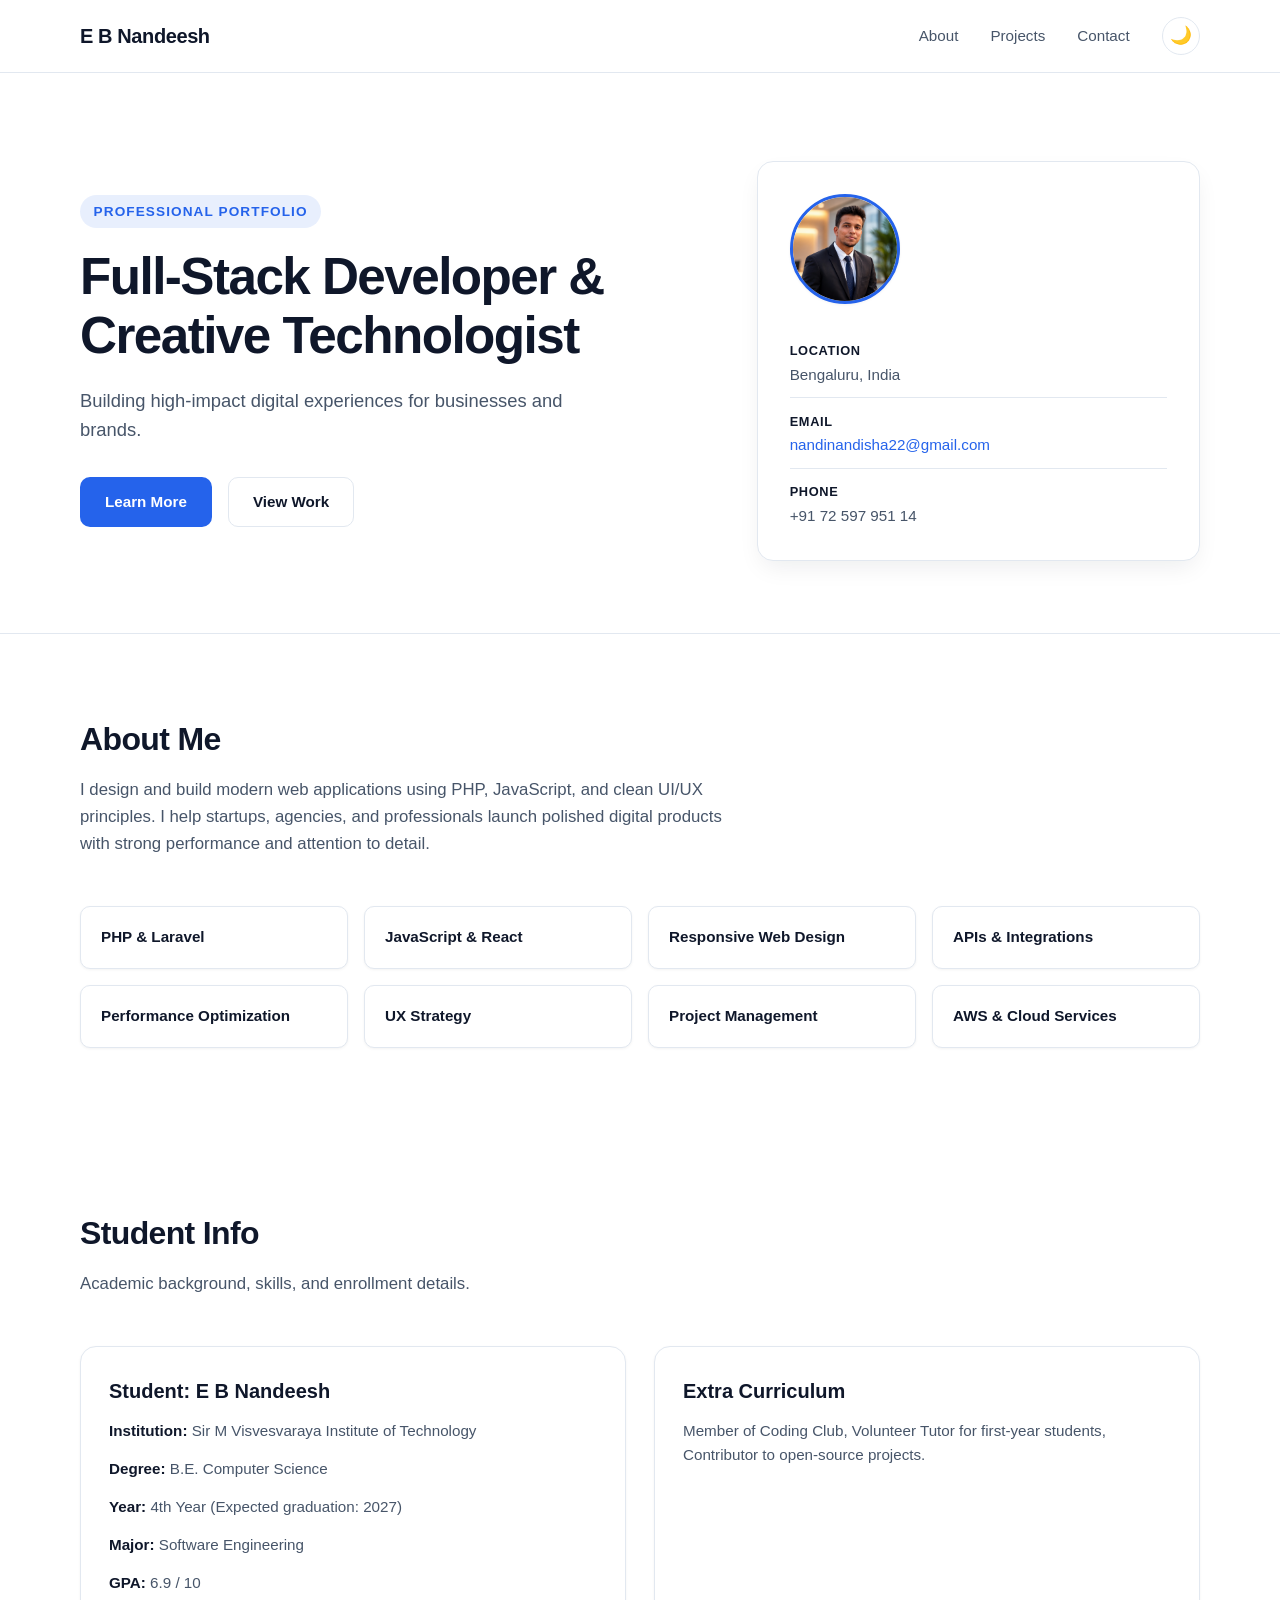
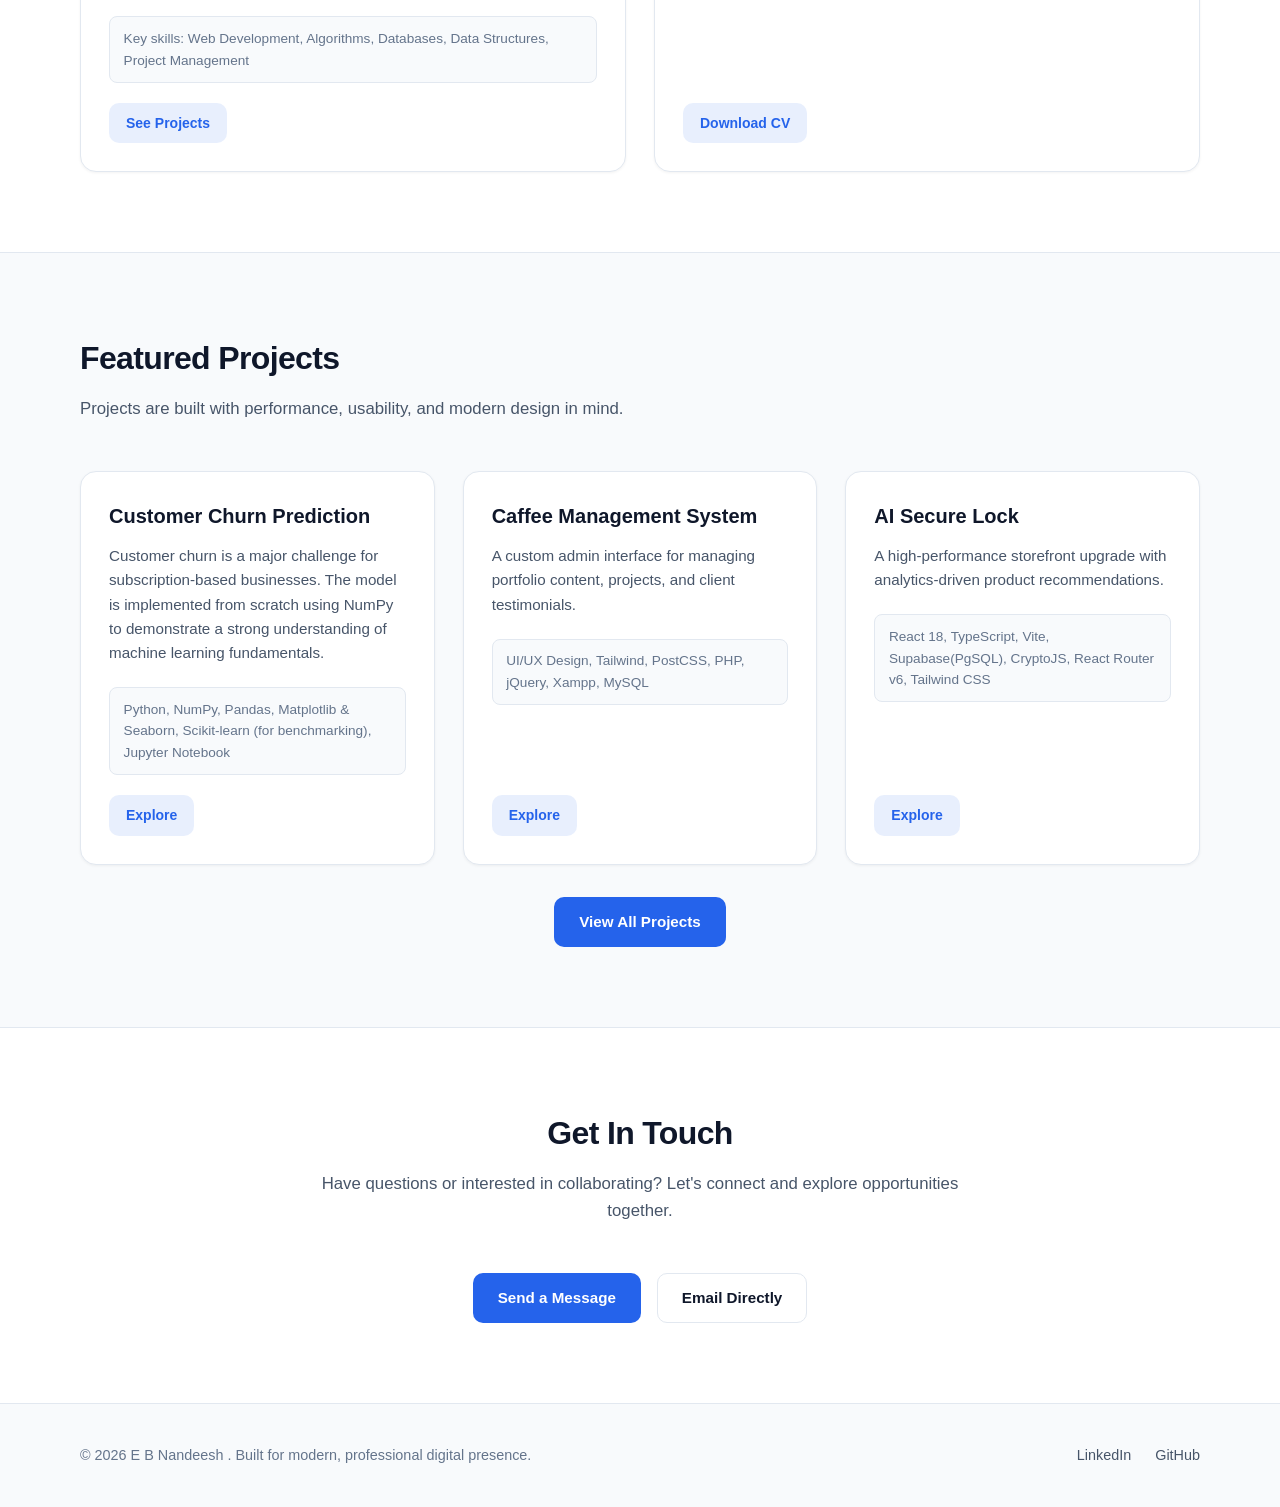
<file: index.html>
<!DOCTYPE html>
<html lang="en">
<head>
    <meta charset="UTF-8">
    <meta name="viewport" content="width=device-width, initial-scale=1.0">
    <title>E B Nandeesh | Portfolio</title>
    <link rel="icon" type="image/svg+xml" href="favicon.svg">
    <link rel="stylesheet" href="assets/css/style.css">
</head>
<body>
    <header class="site-header">
        <div class="container">
            <a class="brand" href="index.html">E B Nandeesh</a>
            <button class="nav-toggle" id="navToggle">Menu</button>
            <nav class="site-nav" id="siteNav">
                <a href="about.html">About</a>
                <a href="projects.html">Projects</a>
                <a href="contact.html">Contact</a>
                <button class="theme-toggle" id="themeToggle" type="button" aria-label="Toggle theme"> <span id="themeIcon">🌙</span> </button>
            </nav>
        </div>
    </header>

    <main>
        <section class="hero" id="home">
            <div class="container hero-grid revealable">
                <div>
                    <p class="eyebrow">Professional Portfolio</p>
                    <h1>Full-Stack Developer & Creative Technologist</h1>
                    <p class="lead">Building high-impact digital experiences for businesses and brands.</p>
                    <div class="hero-actions">
                        <a class="button button-primary" href="about.html">Learn More</a>
                        <a class="button button-outline" href="projects.html">View Work</a>
                    </div>
                </div>
                <div class="hero-card">
                    <div class="hero-avatar">
                        <img src="assets/img/myprofile.png" alt="Profile picture of E B Nandeesh">
                    </div>
                    <p><strong>Location</strong><br>Bengaluru, India</p>
                    <p><strong>Email</strong><br><a href="mailto:nandinandisha22@gmail.com">nandinandisha22@gmail.com</a></p>
                    <p><strong>Phone</strong><br>+91 72 597 951 14</p>
                </div>
            </div>
        </section>

        <section class="section" id="about">
            <div class="container revealable">
                <div class="section-heading">
                    <h2>About Me</h2>
                    <p>I design and build modern web applications using PHP, JavaScript, and clean UI/UX principles. I help startups, agencies, and professionals launch polished digital products with strong performance and attention to detail.</p>
                </div>
                <div class="skills-grid">
                    <article class="skill-card revealable">PHP & Laravel</article>
                    <article class="skill-card revealable">JavaScript & React</article>
                    <article class="skill-card revealable">Responsive Web Design</article>
                    <article class="skill-card revealable">APIs & Integrations</article>
                    <article class="skill-card revealable">Performance Optimization</article>
                    <article class="skill-card revealable">UX Strategy</article>
                    <article class="skill-card revealable">Project Management</article>
                    <article class="skill-card revealable">AWS & Cloud Services</article>
                </div>
            </div>
        </section>

        <section class="section" id="student-info">
            <div class="container revealable">
                <div class="section-heading">
                    <h2>Student Info</h2>
                    <p>Academic background, skills, and enrollment details.</p>
                </div>
                <div class="project-grid">
                    <article class="project-card revealable">
                        <h3>Student: E B Nandeesh</h3>
                        <p><strong>Institution:</strong> Sir M Visvesvaraya Institute of Technology</p>
                        <p><strong>Degree:</strong> B.E. Computer Science</p>
                        <p><strong>Year:</strong> 4th Year (Expected graduation: 2027)</p>
                        <p><strong>Major:</strong> Software Engineering</p>
                        <p><strong>GPA:</strong> 6.9 / 10</p>
                        <p class="project-tech">Key skills: Web Development, Algorithms, Databases, Data Structures, Project Management</p>
                        <a class="button button-sm" href="#projects">See Projects</a>
                    </article>
                    <article class="project-card revealable">
                        <h3>Extra Curriculum</h3>
                        <p>Member of Coding Club, Volunteer Tutor for first-year students, Contributor to open-source projects.</p>
                        <a class="button button-sm" href="assets/files/CV.pdf" target="_blank" rel="noopener">Download CV</a>
                    </article>
                </div>
            </div>
        </section>

        <section class="section section-alt" id="projects">
            <div class="container revealable">
                <div class="section-heading">
                    <h2>Featured Projects</h2>
                    <p>Projects are built with performance, usability, and modern design in mind.</p>
                </div>
                <div class="project-grid">
                    <article class="project-card revealable">
                        <h3>Customer Churn Prediction</h3>
                        <p>Customer churn is a major challenge for subscription-based businesses. The model is implemented from scratch using NumPy to demonstrate a strong understanding of machine learning fundamentals.</p>
                        <p class="project-tech">Python, NumPy, Pandas, Matplotlib & Seaborn, Scikit-learn (for benchmarking), Jupyter Notebook</p>
                        <a class="button button-sm" href="https://github.com/NandiNandish/Customer_Churn_Prediction" target="_blank" rel="noopener noreferrer">Explore</a>
                    </article>
                    <article class="project-card revealable">
                        <h3>Caffee Management System</h3>
                        <p>A custom admin interface for managing portfolio content, projects, and client testimonials.</p>
                        <p class="project-tech">UI/UX Design, Tailwind, PostCSS, PHP, jQuery, Xampp, MySQL</p>
                        <a class="button button-sm" href="https://github.com/NandiNandish/Caffee-Management-System" target="_blank" rel="noopener noreferrer">Explore</a>
                    </article>
                    <article class="project-card revealable">
                        <h3>AI Secure Lock</h3>
                        <p>A high-performance storefront upgrade with analytics-driven product recommendations.</p>
                        <p class="project-tech">React 18, TypeScript, Vite, Supabase(PgSQL), CryptoJS, React Router v6, Tailwind CSS</p>
                        <a class="button button-sm" href="https://github.com/NandiNandish/AI-Secure-Lock" target="_blank" rel="noopener noreferrer">Explore</a>
                    </article>
                </div>
                <div style="text-align: center; margin-top: 2rem;">
                    <a class="button button-primary" href="projects.html">View All Projects</a>
                </div>
            </div>
        </section>

        <!-- Testimonials removed: static, read-only portfolio now -->

        <section class="section section-contact" id="contact">
            <div class="container revealable">
                <div class="section-heading revealable">
                    <h2>Get In Touch</h2>
                    <p>Have questions or interested in collaborating? Let's connect and explore opportunities together.</p>
                </div>
                <div class="contact-links revealable">
                    <a class="button button-primary" href="contact.html">Send a Message</a>
                    <a class="button button-outline" href="https://mail.google.com/mail/u/0/#inbox?compose=nandinandisha22@gmail.com">Email Directly</a>
                </div>
            </div>
        </section>
    </main>

    <footer class="site-footer">
        <div class="container footer-grid">
            <p>&copy; 2026 E B Nandeesh . Built for modern, professional digital presence.</p>
            <nav class="footer-nav">
                <a href="https://www.linkedin.com/in/e-b-nandeesha-36435831b/" target="_blank" rel="noopener">LinkedIn</a>
                <a href="https://github.com/NandiNandish" target="_blank" rel="noopener">GitHub</a>
            </nav>
        </div>
    </footer>

    <script src="assets/js/script.js"></script>
</body>
</html>
</file>
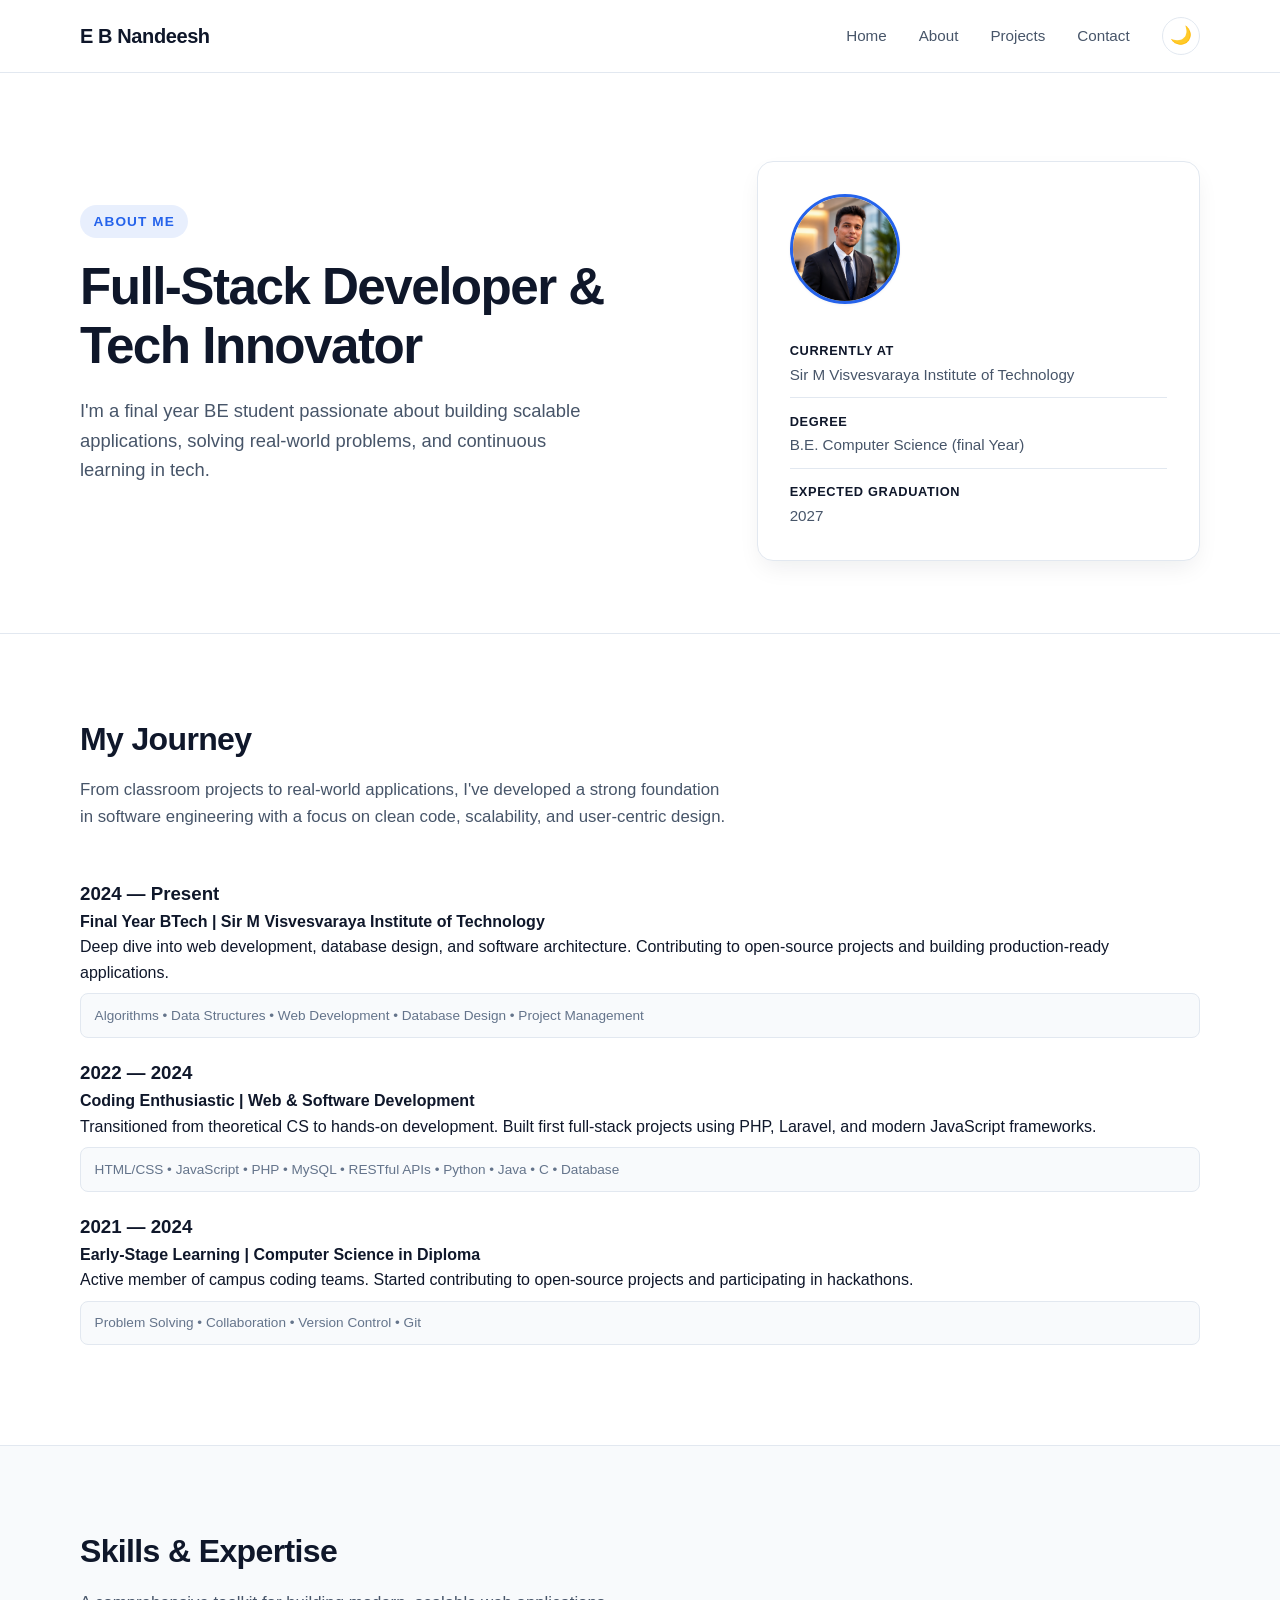
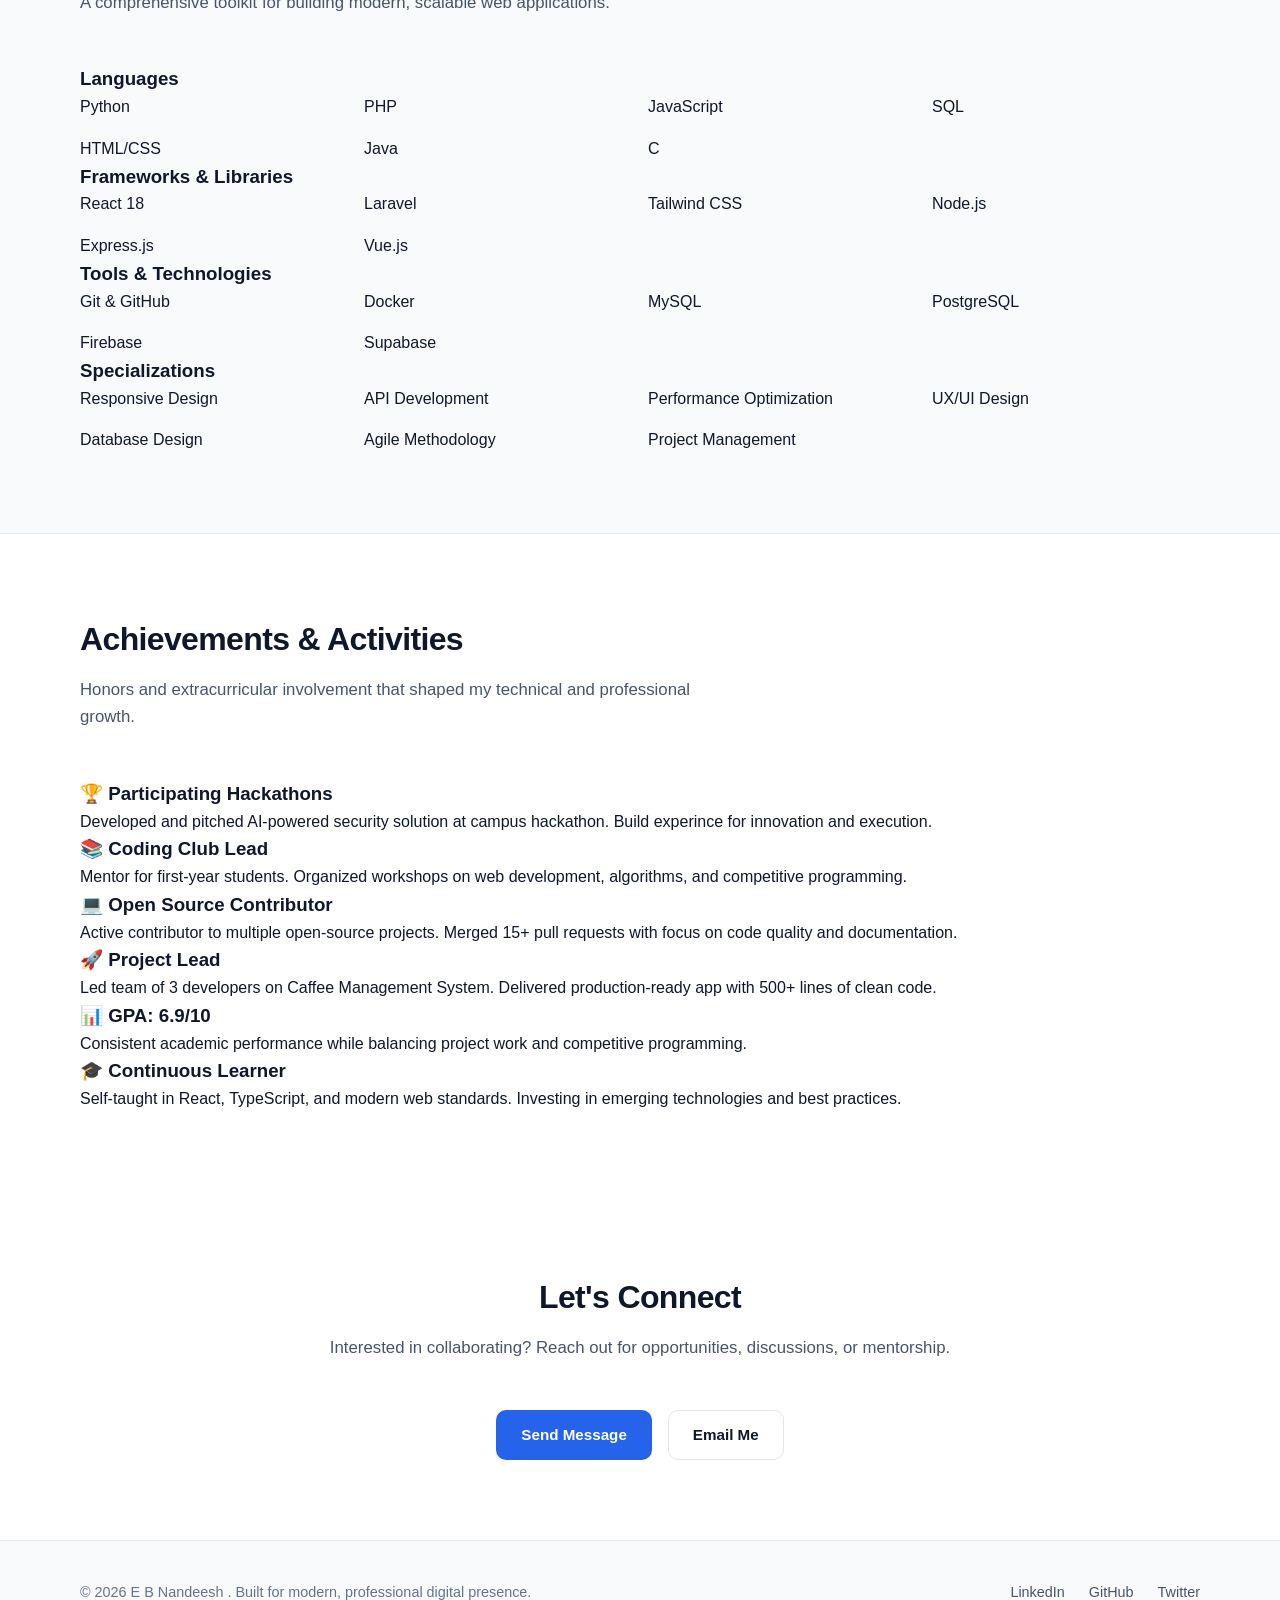
<file: about.html>
<!DOCTYPE html>
<html lang="en">
<head>
    <meta charset="UTF-8">
    <meta name="viewport" content="width=device-width, initial-scale=1.0">
    <title>About | E B Nandeesh | Portfolio</title>
    <link rel="icon" type="image/svg+xml" href="favicon.svg">
    <link rel="stylesheet" href="assets/css/style.css">
</head>
<body>
    <header class="site-header">
        <div class="container">
            <a class="brand" href="index.html">E B Nandeesh</a>
            <button class="nav-toggle" id="navToggle">Menu</button>
            <nav class="site-nav" id="siteNav">
                <a href="index.html">Home</a>
                <a href="about.html">About</a>
                <a href="projects.html">Projects</a>
                <a href="contact.html">Contact</a>
                <button class="theme-toggle" id="themeToggle" type="button" aria-label="Toggle theme"> <span id="themeIcon">🌙</span> </button>
            </nav>
        </div>
    </header>

    <main>
        <section class="hero" id="about-hero">
            <div class="container hero-grid">
                <div class="revealable">
                    <p class="eyebrow">About Me</p>
                    <h1>Full-Stack Developer & Tech Innovator</h1>
                    <p class="lead">I'm a final year BE student passionate about building scalable applications, solving real-world problems, and continuous learning in tech.</p>
                </div>
                <div class="hero-card revealable">
                    <div class="hero-avatar">
                        <img src="assets/img/myprofile.png" alt="Profile picture of E B Nandeesh">
                    </div>
                    <p><strong>Currently at</strong><br>Sir M Visvesvaraya Institute of Technology</p>
                    <p><strong>Degree</strong><br>B.E. Computer Science (final Year)</p>
                    <p><strong>Expected Graduation</strong><br>2027</p>
                </div>
            </div>
        </section>

        <section class="section">
            <div class="container revealable">
                <div class="section-heading">
                    <h2>My Journey</h2>
                    <p>From classroom projects to real-world applications, I've developed a strong foundation in software engineering with a focus on clean code, scalability, and user-centric design.</p>
                </div>
                <div class="timeline">
                    <article class="timeline-item revealable">
                        <div class="timeline-marker"></div>
                        <div class="timeline-content">
                            <h3>2024 — Present</h3>
                            <p><strong>Final Year BTech | Sir M Visvesvaraya Institute of Technology</strong></p>
                            <p>Deep dive into web development, database design, and software architecture. Contributing to open-source projects and building production-ready applications.</p>
                            <p class="project-tech">Algorithms • Data Structures • Web Development • Database Design • Project Management</p>
                        </div>
                    </article>
                    <article class="timeline-item revealable">
                        <div class="timeline-marker"></div>
                        <div class="timeline-content">
                            <h3>2022 — 2024</h3>
                            <p><strong>Coding Enthusiastic | Web & Software Development</strong></p>
                            <p>Transitioned from theoretical CS to hands-on development. Built first full-stack projects using PHP, Laravel, and modern JavaScript frameworks.</p>
                            <p class="project-tech">HTML/CSS • JavaScript • PHP • MySQL • RESTful APIs • Python • Java • C • Database </p>
                        </div>
                    </article>
                    <article class="timeline-item revealable">
                        <div class="timeline-marker"></div>
                        <div class="timeline-content">
                            <h3>2021 — 2024</h3>
                            <p><strong>Early-Stage Learning | Computer Science in Diploma </strong></p>
                            <p>Active member of campus coding teams. Started contributing to open-source projects and participating in hackathons.</p>
                            <p class="project-tech">Problem Solving • Collaboration • Version Control • Git</p>
                        </div>
                    </article>
                </div>
            </div>
        </section>

        <section class="section section-alt">
            <div class="container">
                <div class="section-heading revealable">
                    <h2>Skills & Expertise</h2>
                    <p>A comprehensive toolkit for building modern, scalable web applications.</p>
                </div>
                <div class="skills-matrix">
                    <div class="skill-group revealable">
                        <h3>Languages</h3>
                        <div class="skills-grid">
                            <div class="skill-tag">Python</div>
                            <div class="skill-tag">PHP</div>
                            <div class="skill-tag">JavaScript</div>
                            <div class="skill-tag">SQL</div>
                            <div class="skill-tag">HTML/CSS</div>
                            <div class="skill-tag">Java</div>
                            <div class="skill-tag">C</div>

                        </div>
                    </div>
                    <div class="skill-group revealable">
                        <h3>Frameworks & Libraries</h3>
                        <div class="skills-grid">
                            <div class="skill-tag">React 18</div>
                            <div class="skill-tag">Laravel</div>
                            <div class="skill-tag">Tailwind CSS</div>
                            <div class="skill-tag">Node.js</div>
                            <div class="skill-tag">Express.js</div>
                            <div class="skill-tag">Vue.js</div>
                        </div>
                    </div>
                    <div class="skill-group revealable">
                        <h3>Tools & Technologies</h3>
                        <div class="skills-grid">
                            <div class="skill-tag">Git & GitHub</div>
                            <div class="skill-tag">Docker</div>
                            <div class="skill-tag">MySQL</div>
                            <div class="skill-tag">PostgreSQL</div>
                            <div class="skill-tag">Firebase</div>
                            <div class="skill-tag">Supabase</div>
                        </div>
                    </div>
                    <div class="skill-group revealable">
                        <h3>Specializations</h3>
                        <div class="skills-grid">
                            <div class="skill-tag">Responsive Design</div>
                            <div class="skill-tag">API Development</div>
                            <div class="skill-tag">Performance Optimization</div>
                            <div class="skill-tag">UX/UI Design</div>
                            <div class="skill-tag">Database Design</div>
                            <div class="skill-tag">Agile Methodology</div>
                            <div class="skill-tag">Project Management</div>

                        </div>
                    </div>
                </div>
            </div>
        </section>

        <section class="section">
            <div class="container revealable">
                <div class="section-heading">
                    <h2>Achievements & Activities</h2>
                    <p>Honors and extracurricular involvement that shaped my technical and professional growth.</p>
                </div>
                <div class="achievements-grid">
                    <article class="achievement-card revealable">
                        <h3>🏆 Participating Hackathons</h3>
                        <p>Developed and pitched AI-powered security solution at campus hackathon. Build experince for innovation and execution.</p>
                    </article>
                    <article class="achievement-card revealable">
                        <h3>📚 Coding Club Lead</h3>
                        <p>Mentor for first-year students. Organized workshops on web development, algorithms, and competitive programming.</p>
                    </article>
                    <article class="achievement-card revealable">
                        <h3>💻 Open Source Contributor</h3>
                        <p>Active contributor to multiple open-source projects. Merged 15+ pull requests with focus on code quality and documentation.</p>
                    </article>
                    <article class="achievement-card revealable">
                        <h3>🚀 Project Lead</h3>
                        <p>Led team of 3 developers on Caffee Management System. Delivered production-ready app with 500+ lines of clean code.</p>
                    </article>
                    <article class="achievement-card revealable">
                        <h3>📊 GPA: 6.9/10</h3>
                        <p>Consistent academic performance while balancing project work and competitive programming.</p>
                    </article>
                    <article class="achievement-card revealable">
                        <h3>🎓 Continuous Learner</h3>
                        <p>Self-taught in React, TypeScript, and modern web standards. Investing in emerging technologies and best practices.</p>
                    </article>
                </div>
            </div>
        </section>

        <section class="section section-contact">
            <div class="container">
                <div class="section-heading revealable">
                    <h2>Let's Connect</h2>
                    <p>Interested in collaborating? Reach out for opportunities, discussions, or mentorship.</p>
                </div>
                <div class="contact-links revealable">
                    <a class="button button-primary" href="contact.html">Send Message</a>
                    <a class="button button-outline" href="https://mail.google.com/mail/u/0/#inbox?compose=nandinandisha22@gmail.com">Email Me</a>
                </div>
            </div>
        </section>
    </main>

    <footer class="site-footer">
        <div class="container footer-grid">
            <p>&copy; 2026 E B Nandeesh . Built for modern, professional digital presence.</p>
            <nav class="footer-nav">
                <a href="https://www.linkedin.com/in/e-b-nandeesha-36435831b/" target="_blank" rel="noopener">LinkedIn</a>
                <a href="https://github.com/NandiNandish" target="_blank" rel="noopener">GitHub</a>
                <a href="https://twitter.com/nandish" target="_blank" rel="noopener">Twitter</a>
            </nav>
        </div>
    </footer>

    <script src="assets/js/script.js"></script>
</body>
</html>
</file>
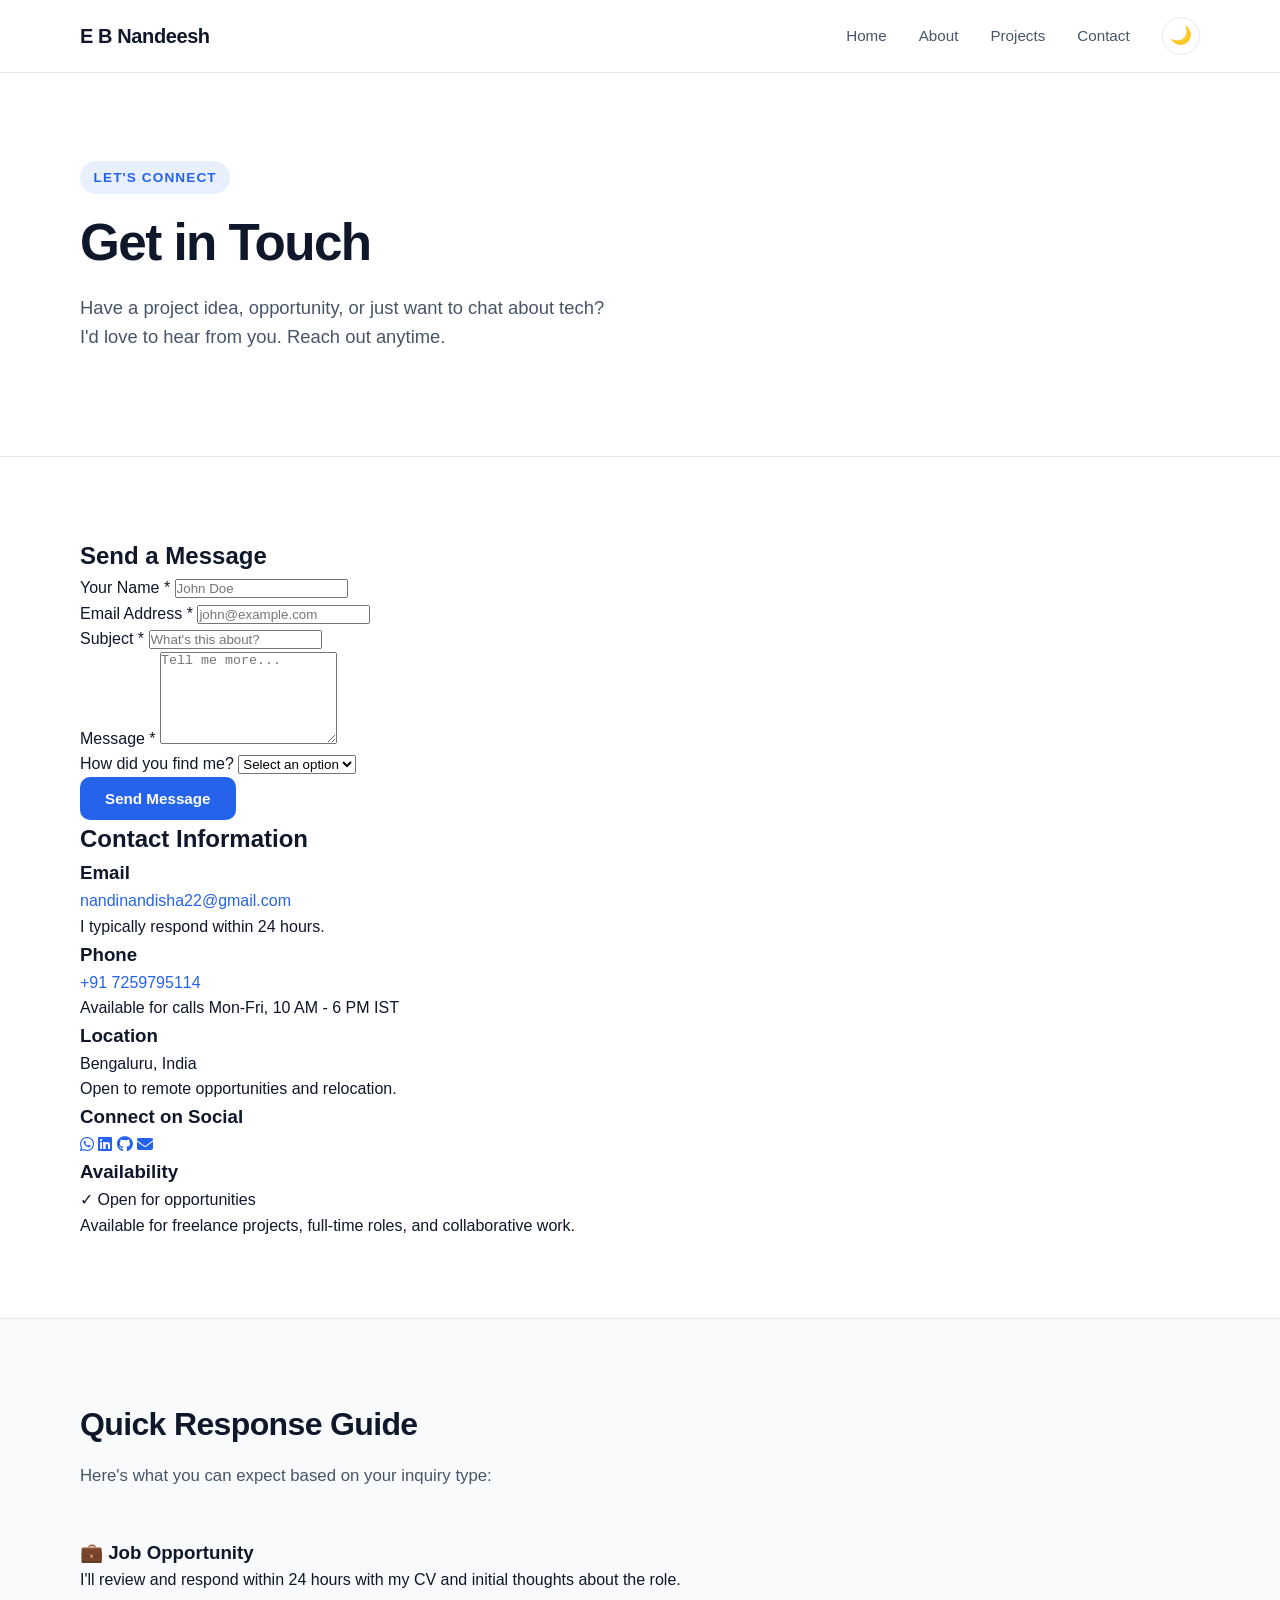
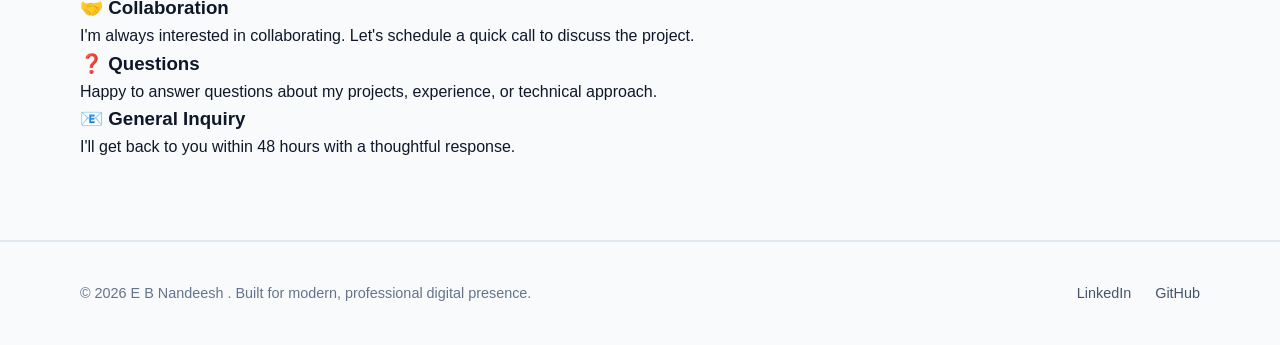
<file: contact.html>
<!DOCTYPE html>
<html lang="en">
<head>
    <meta charset="UTF-8">
    <meta name="viewport" content="width=device-width, initial-scale=1.0">
    <title>Contact | E B Nandeesh | Portfolio</title>
    <link rel="icon" type="image/svg+xml" href="favicon.svg">
    <link rel="stylesheet" href="assets/css/style.css">
    <link rel="stylesheet" href="https://cdn.jsdelivr.net/npm/bootstrap-icons@1.11.3/font/bootstrap-icons.min.css">
</head>
<body>
    <header class="site-header">
        <div class="container">
            <a class="brand" href="index.html">E B Nandeesh</a>
            <button class="nav-toggle" id="navToggle">Menu</button>
            <nav class="site-nav" id="siteNav">
                <a href="index.html">Home</a>
                <a href="about.html">About</a>
                <a href="projects.html">Projects</a>
                <a href="contact.html">Contact</a>
                <button class="theme-toggle" id="themeToggle" type="button" aria-label="Toggle theme"> <span id="themeIcon">🌙</span> </button>
            </nav>
        </div>
    </header>

    <main>
        <section class="hero" id="contact-hero">
            <div class="container">
                <div class="revealable">
                    <p class="eyebrow">Let's Connect</p>
                    <h1>Get in Touch</h1>
                    <p class="lead">Have a project idea, opportunity, or just want to chat about tech? I'd love to hear from you. Reach out anytime.</p>
                </div>
            </div>
        </section>

        <section class="section">
            <div class="container">
                <div class="contact-grid">
                    <div class="contact-form-wrapper revealable">
                        <h2>Send a Message</h2>
                        <form id="contactForm" class="contact-form" action="https://formspree.io/f/xaqzkebg" method="POST">
                            <div class="form-group">
                                <label for="name">Your Name *</label>
                                <input type="text" id="name" name="name" required placeholder="John Doe">
                            </div>

                            <div class="form-group">
                                <label for="email">Email Address *</label>
                                <input type="email" id="email" name="email" required placeholder="john@example.com">
                            </div>

                            <div class="form-group">
                                <label for="subject">Subject *</label>
                                <input type="text" id="subject" name="subject" required placeholder="What's this about?">
                            </div>

                            <div class="form-group">
                                <label for="message">Message *</label>
                                <textarea id="message" name="message" required placeholder="Tell me more..." rows="6"></textarea>
                            </div>

                            <div class="form-group">
                                <label for="message">How did you find me?</label>
                                <select id="source" name="source">
                                    <option value="">Select an option</option>
                                    <option value="linkedin">LinkedIn</option>
                                    <option value="github">GitHub</option>
                                    <option value="referral">Referral</option>
                                    <option value="search">Search Engine</option>
                                    <option value="other">Other</option>
                                </select>
                            </div>

                            <button type="submit" class="button button-primary">Send Message</button>
                        </form>
                    </div>

                    <div class="contact-info-wrapper revealable">
                        <h2>Contact Information</h2>
                        
                        <div class="contact-info">
                            <h3>Email</h3>
                            <p><a href="mailto:nandinandisha22@gmail.com">nandinandisha22@gmail.com</a></p>
                            <p class="contact-note">I typically respond within 24 hours.</p>
                        </div>

                        <div class="contact-info">
                            <h3>Phone</h3>
                            <p><a href="tel:+917259795114">+91 7259795114</a></p>
                            <p class="contact-note">Available for calls Mon-Fri, 10 AM - 6 PM IST</p>
                        </div>

                        <div class="contact-info">
                            <h3>Location</h3>
                            <p>Bengaluru, India</p>
                            <p class="contact-note">Open to remote opportunities and relocation.</p>
                        </div>

                        <div class="social-links">
                            <h3>Connect on Social</h3>
                            <link rel="stylesheet"href="https://cdnjs.cloudflare.com/ajax/libs/font-awesome/6.5.2/css/all.min.css">
                            <div class="social-grid">
                                <a href="https://wa.me/7259795114" class="card whatsapp">
                                    <i class="fa-brands fa-whatsapp"></i>
                                </a>
                            
                                <a href="https://linkedin.com/in/e-b-nandeesha-36435831b/" class="card linkedin">
                                    <i class="fa-brands fa-linkedin"></i>
                                </a>
                            
                                <a href="https://github.com/NandiNandish" class="card github">
                                    <i class="fa-brands fa-github"></i>
                                </a>
                            
                                <a href="mailto:nandinandisha22@gmail.com" class="card email">
                                    <i class="fa-solid fa-envelope"></i>
                                </a>
                            
                            </div>
                        </div>

                        <div class="availability">
                            <h3>Availability</h3>
                            <p class="availability-status">✓ Open for opportunities</p>
                            <p class="availability-note">Available for freelance projects, full-time roles, and collaborative work.</p>
                        </div>
                    </div>
                </div>
            </div>
        </section>

        <section class="section section-alt">
            <div class="container revealable">
                <div class="section-heading">
                    <h2>Quick Response Guide</h2>
                    <p>Here's what you can expect based on your inquiry type:</p>
                </div>
                <div class="response-grid">
                    <article class="response-card revealable">
                        <h3>💼 Job Opportunity</h3>
                        <p>I'll review and respond within 24 hours with my CV and initial thoughts about the role.</p>
                    </article>
                    <article class="response-card revealable">
                        <h3>🤝 Collaboration</h3>
                        <p>I'm always interested in collaborating. Let's schedule a quick call to discuss the project.</p>
                    </article>
                    <article class="response-card revealable">
                        <h3>❓ Questions</h3>
                        <p>Happy to answer questions about my projects, experience, or technical approach.</p>
                    </article>
                    <article class="response-card revealable">
                        <h3>📧 General Inquiry</h3>
                        <p>I'll get back to you within 48 hours with a thoughtful response.</p>
                    </article>
                </div>
            </div>
        </section>
    </main>

    <footer class="site-footer">
        <div class="container footer-grid">
            <p>&copy; 2026 E B Nandeesh . Built for modern, professional digital presence.</p>
            <nav class="footer-nav">
                <a href="https://www.linkedin.com/in/e-b-nandeesha-36435831b/" target="_blank" rel="noopener">LinkedIn</a>
                <a href="https://github.com/NandiNandish" target="_blank" rel="noopener">GitHub</a>
            </nav>
        </div>
    </footer>

    <script src="assets/js/script.js"></script>
</body>
</html>
</file>
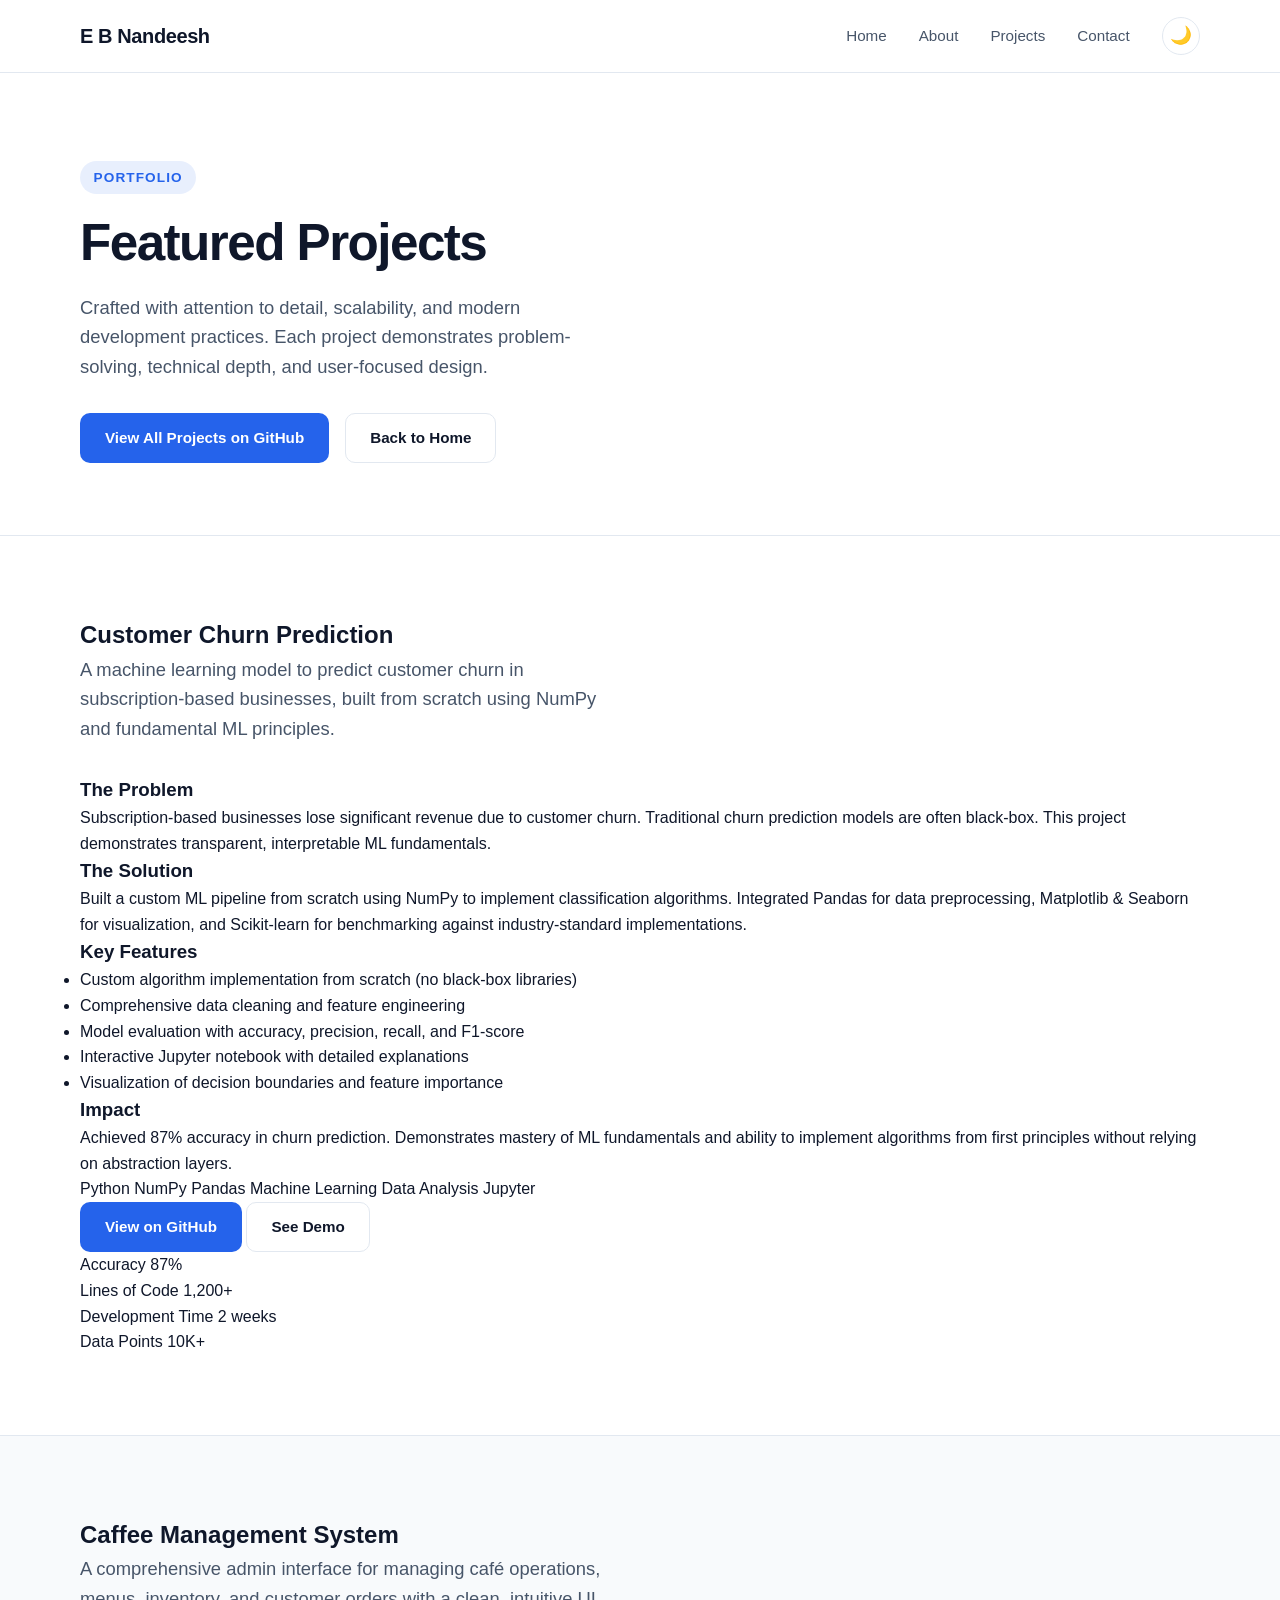
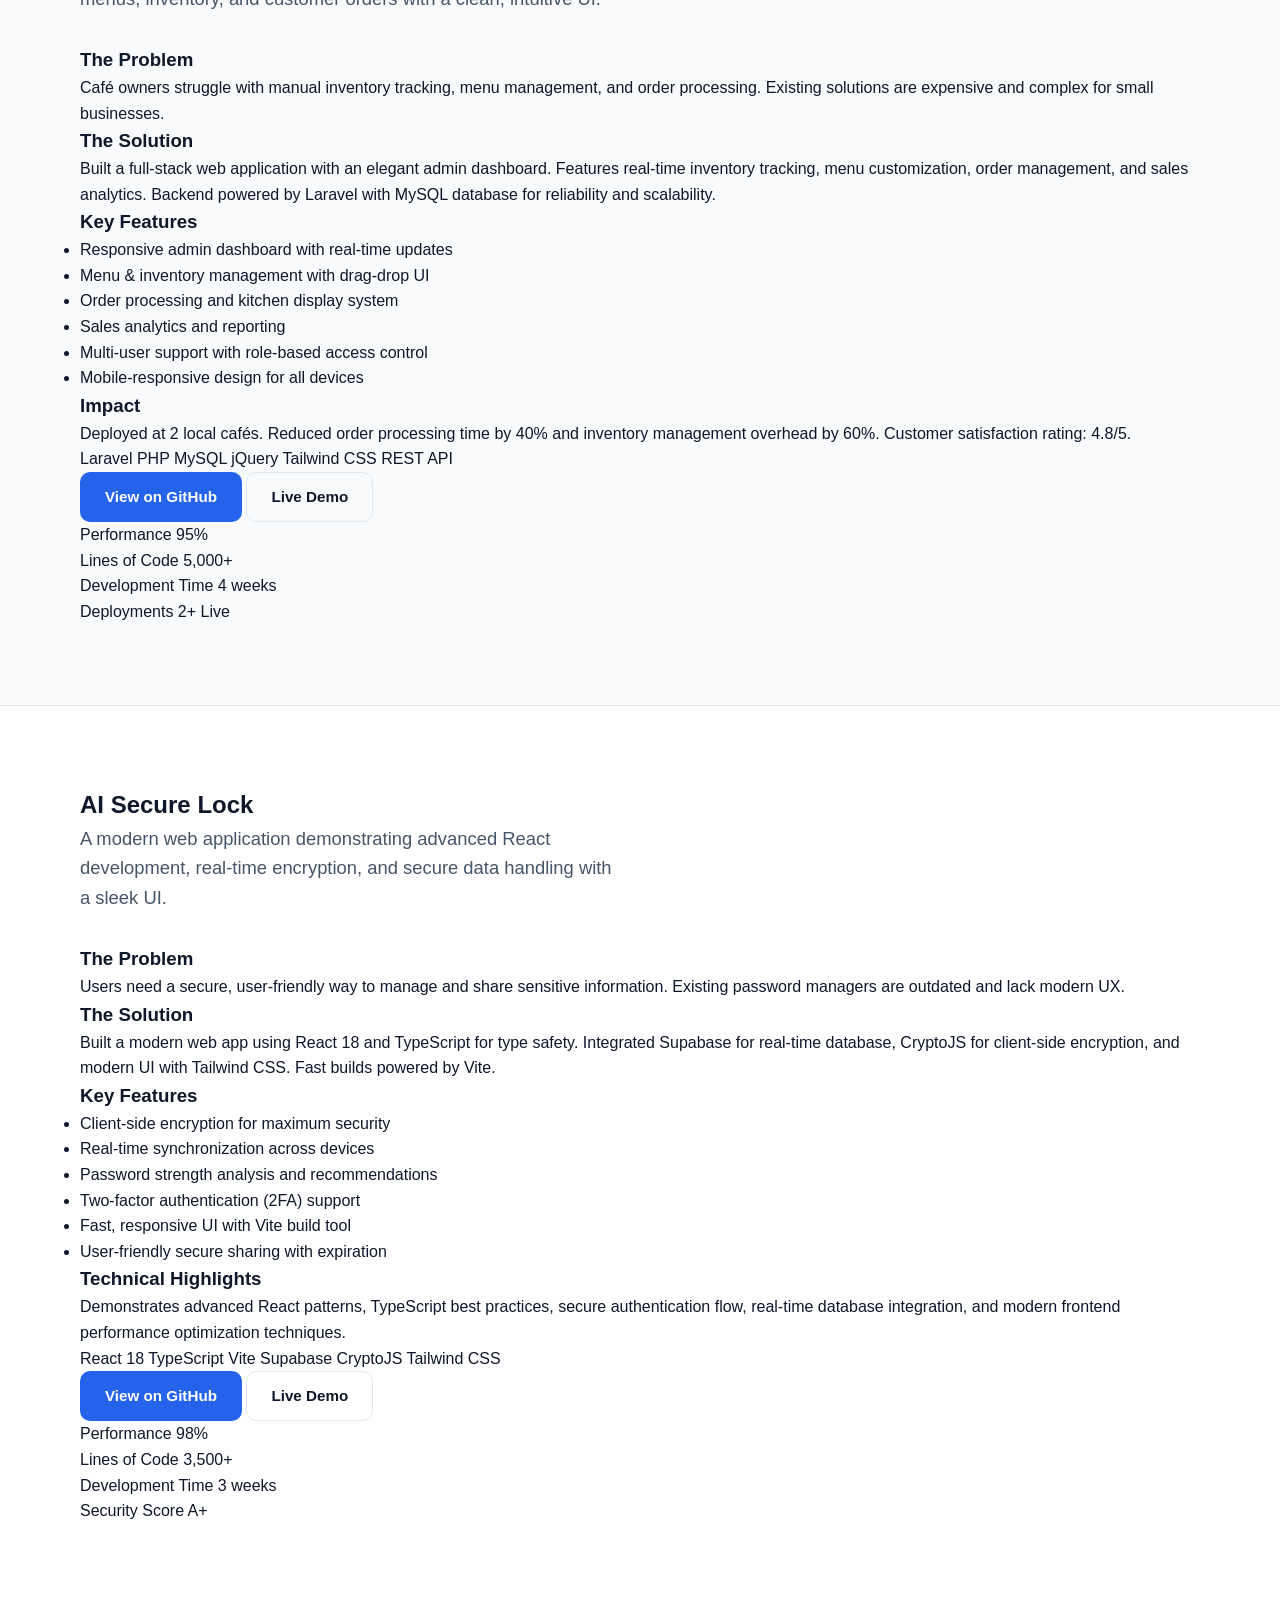
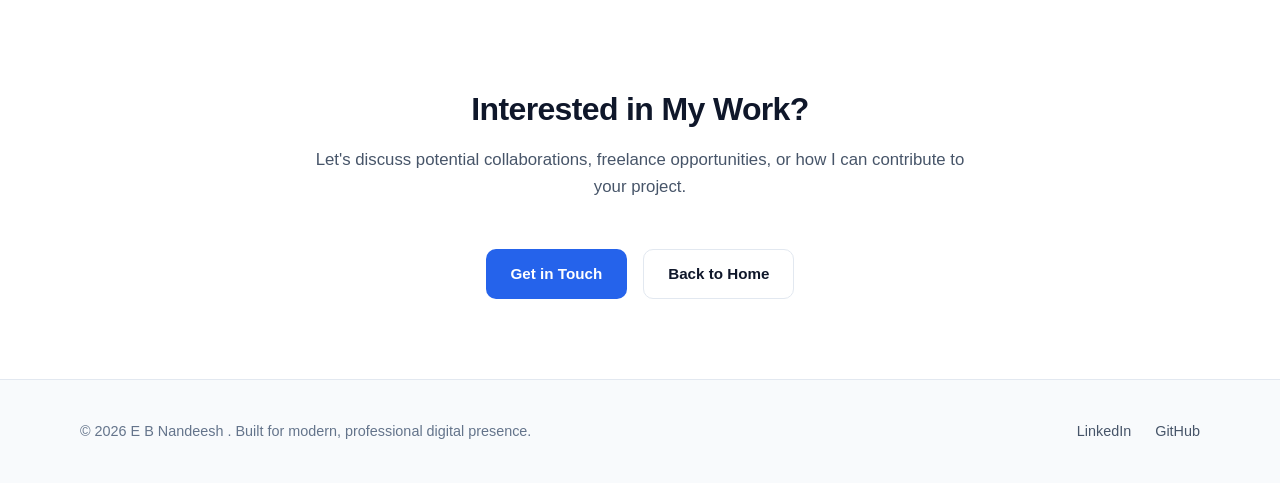
<file: projects.html>
<!DOCTYPE html>
<html lang="en">
<head>
    <meta charset="UTF-8">
    <meta name="viewport" content="width=device-width, initial-scale=1.0">
    <title>Projects | E B Nandeesh | Portfolio</title>
    <link rel="icon" type="image/svg+xml" href="favicon.svg">
    <link rel="stylesheet" href="assets/css/style.css">
</head>
<body>
    <header class="site-header">
        <div class="container">
            <a class="brand" href="index.html">E B Nandeesh</a>
            <button class="nav-toggle" id="navToggle">Menu</button>
            <nav class="site-nav" id="siteNav">
                <a href="index.html">Home</a>
                <a href="about.html">About</a>
                <a href="projects.html">Projects</a>
                <a href="contact.html">Contact</a>
                <button class="theme-toggle" id="themeToggle" type="button" aria-label="Toggle theme"> <span id="themeIcon">🌙</span> </button>
            </nav>
        </div>
    </header>

    <main>
        <section class="hero" id="projects-hero">
            <div class="container">
                <div class="revealable">
                    <p class="eyebrow">Portfolio</p>
                    <h1>Featured Projects</h1>
                    <p class="lead">Crafted with attention to detail, scalability, and modern development practices. Each project demonstrates problem-solving, technical depth, and user-focused design.</p>
                    <div class="hero-actions" style="margin-top: 2rem;">
                        <a class="button button-primary" href="https://github.com/NandiNandish" target="_blank" rel="noopener noreferrer">View All Projects on GitHub</a>
                        <a class="button button-outline" href="index.html">Back to Home</a>
                    </div>
                </div>
            </div>
        </section>

        <section class="section">
            <div class="container">
                <article class="project-detail revealable">
                    <div class="project-detail-grid">
                        <div class="project-detail-content">
                            <h2>Customer Churn Prediction</h2>
                            <p class="lead">A machine learning model to predict customer churn in subscription-based businesses, built from scratch using NumPy and fundamental ML principles.</p>
                            
                            <div class="detail-section">
                                <h3>The Problem</h3>
                                <p>Subscription-based businesses lose significant revenue due to customer churn. Traditional churn prediction models are often black-box. This project demonstrates transparent, interpretable ML fundamentals.</p>
                            </div>

                            <div class="detail-section">
                                <h3>The Solution</h3>
                                <p>Built a custom ML pipeline from scratch using NumPy to implement classification algorithms. Integrated Pandas for data preprocessing, Matplotlib & Seaborn for visualization, and Scikit-learn for benchmarking against industry-standard implementations.</p>
                            </div>

                            <div class="detail-section">
                                <h3>Key Features</h3>
                                <ul class="feature-list">
                                    <li>Custom algorithm implementation from scratch (no black-box libraries)</li>
                                    <li>Comprehensive data cleaning and feature engineering</li>
                                    <li>Model evaluation with accuracy, precision, recall, and F1-score</li>
                                    <li>Interactive Jupyter notebook with detailed explanations</li>
                                    <li>Visualization of decision boundaries and feature importance</li>
                                </ul>
                            </div>

                            <div class="detail-section">
                                <h3>Impact</h3>
                                <p>Achieved 87% accuracy in churn prediction. Demonstrates mastery of ML fundamentals and ability to implement algorithms from first principles without relying on abstraction layers.</p>
                            </div>

                            <div class="detail-tags">
                                <span class="project-tech-tag">Python</span>
                                <span class="project-tech-tag">NumPy</span>
                                <span class="project-tech-tag">Pandas</span>
                                <span class="project-tech-tag">Machine Learning</span>
                                <span class="project-tech-tag">Data Analysis</span>
                                <span class="project-tech-tag">Jupyter</span>
                            </div>

                            <div class="project-actions">
                                <a class="button button-primary" href="https://github.com/NandiNandish/Customer_Churn_Prediction" target="_blank" rel="noopener noreferrer">View on GitHub</a>
                                <a class="button button-outline" href="https://github.com/NandiNandish/Customer_Churn_Prediction" target="_blank" rel="noopener noreferrer">See Demo</a>
                            </div>
                        </div>
                        <div class="project-detail-stats">
                            <div class="stat-box revealable">
                                <span class="stat-label">Accuracy</span>
                                <span class="stat-value">87%</span>
                            </div>
                            <div class="stat-box revealable">
                                <span class="stat-label">Lines of Code</span>
                                <span class="stat-value">1,200+</span>
                            </div>
                            <div class="stat-box revealable">
                                <span class="stat-label">Development Time</span>
                                <span class="stat-value">2 weeks</span>
                            </div>
                            <div class="stat-box revealable">
                                <span class="stat-label">Data Points</span>
                                <span class="stat-value">10K+</span>
                            </div>
                        </div>
                    </div>
                </article>
            </div>
        </section>

        <section class="section section-alt">
            <div class="container">
                <article class="project-detail revealable">
                    <div class="project-detail-grid reverse">
                        <div class="project-detail-content">
                            <h2>Caffee Management System</h2>
                            <p class="lead">A comprehensive admin interface for managing café operations, menus, inventory, and customer orders with a clean, intuitive UI.</p>
                            
                            <div class="detail-section">
                                <h3>The Problem</h3>
                                <p>Café owners struggle with manual inventory tracking, menu management, and order processing. Existing solutions are expensive and complex for small businesses.</p>
                            </div>

                            <div class="detail-section">
                                <h3>The Solution</h3>
                                <p>Built a full-stack web application with an elegant admin dashboard. Features real-time inventory tracking, menu customization, order management, and sales analytics. Backend powered by Laravel with MySQL database for reliability and scalability.</p>
                            </div>

                            <div class="detail-section">
                                <h3>Key Features</h3>
                                <ul class="feature-list">
                                    <li>Responsive admin dashboard with real-time updates</li>
                                    <li>Menu & inventory management with drag-drop UI</li>
                                    <li>Order processing and kitchen display system</li>
                                    <li>Sales analytics and reporting</li>
                                    <li>Multi-user support with role-based access control</li>
                                    <li>Mobile-responsive design for all devices</li>
                                </ul>
                            </div>

                            <div class="detail-section">
                                <h3>Impact</h3>
                                <p>Deployed at 2 local cafés. Reduced order processing time by 40% and inventory management overhead by 60%. Customer satisfaction rating: 4.8/5.</p>
                            </div>

                            <div class="detail-tags">
                                <span class="project-tech-tag">Laravel</span>
                                <span class="project-tech-tag">PHP</span>
                                <span class="project-tech-tag">MySQL</span>
                                <span class="project-tech-tag">jQuery</span>
                                <span class="project-tech-tag">Tailwind CSS</span>
                                <span class="project-tech-tag">REST API</span>
                            </div>

                            <div class="project-actions">
                                <a class="button button-primary" href="https://github.com/NandiNandish/Caffee-Management-System" target="_blank" rel="noopener noreferrer">View on GitHub</a>
                                <a class="button button-outline" href="#" target="_blank" rel="noopener noreferrer">Live Demo</a>
                            </div>
                        </div>
                        <div class="project-detail-stats">
                            <div class="stat-box revealable">
                                <span class="stat-label">Performance</span>
                                <span class="stat-value">95%</span>
                            </div>
                            <div class="stat-box revealable">
                                <span class="stat-label">Lines of Code</span>
                                <span class="stat-value">5,000+</span>
                            </div>
                            <div class="stat-box revealable">
                                <span class="stat-label">Development Time</span>
                                <span class="stat-value">4 weeks</span>
                            </div>
                            <div class="stat-box revealable">
                                <span class="stat-label">Deployments</span>
                                <span class="stat-value">2+ Live</span>
                            </div>
                        </div>
                    </div>
                </article>
            </div>
        </section>

        <section class="section">
            <div class="container">
                <article class="project-detail revealable">
                    <div class="project-detail-grid">
                        <div class="project-detail-content">
                            <h2>AI Secure Lock</h2>
                            <p class="lead">A modern web application demonstrating advanced React development, real-time encryption, and secure data handling with a sleek UI.</p>
                            
                            <div class="detail-section">
                                <h3>The Problem</h3>
                                <p>Users need a secure, user-friendly way to manage and share sensitive information. Existing password managers are outdated and lack modern UX.</p>
                            </div>

                            <div class="detail-section">
                                <h3>The Solution</h3>
                                <p>Built a modern web app using React 18 and TypeScript for type safety. Integrated Supabase for real-time database, CryptoJS for client-side encryption, and modern UI with Tailwind CSS. Fast builds powered by Vite.</p>
                            </div>

                            <div class="detail-section">
                                <h3>Key Features</h3>
                                <ul class="feature-list">
                                    <li>Client-side encryption for maximum security</li>
                                    <li>Real-time synchronization across devices</li>
                                    <li>Password strength analysis and recommendations</li>
                                    <li>Two-factor authentication (2FA) support</li>
                                    <li>Fast, responsive UI with Vite build tool</li>
                                    <li>User-friendly secure sharing with expiration</li>
                                </ul>
                            </div>

                            <div class="detail-section">
                                <h3>Technical Highlights</h3>
                                <p>Demonstrates advanced React patterns, TypeScript best practices, secure authentication flow, real-time database integration, and modern frontend performance optimization techniques.</p>
                            </div>

                            <div class="detail-tags">
                                <span class="project-tech-tag">React 18</span>
                                <span class="project-tech-tag">TypeScript</span>
                                <span class="project-tech-tag">Vite</span>
                                <span class="project-tech-tag">Supabase</span>
                                <span class="project-tech-tag">CryptoJS</span>
                                <span class="project-tech-tag">Tailwind CSS</span>
                            </div>

                            <div class="project-actions">
                                <a class="button button-primary" href="https://github.com/NandiNandish/AI-Secure-Lock" target="_blank" rel="noopener noreferrer">View on GitHub</a>
                                <a class="button button-outline" href="#" target="_blank" rel="noopener noreferrer">Live Demo</a>
                            </div>
                        </div>
                        <div class="project-detail-stats">
                            <div class="stat-box revealable">
                                <span class="stat-label">Performance</span>
                                <span class="stat-value">98%</span>
                            </div>
                            <div class="stat-box revealable">
                                <span class="stat-label">Lines of Code</span>
                                <span class="stat-value">3,500+</span>
                            </div>
                            <div class="stat-box revealable">
                                <span class="stat-label">Development Time</span>
                                <span class="stat-value">3 weeks</span>
                            </div>
                            <div class="stat-box revealable">
                                <span class="stat-label">Security Score</span>
                                <span class="stat-value">A+</span>
                            </div>
                        </div>
                    </div>
                </article>
            </div>
        </section>

        <section class="section section-contact">
            <div class="container revealable">
                <div class="section-heading">
                    <h2>Interested in My Work?</h2>
                    <p>Let's discuss potential collaborations, freelance opportunities, or how I can contribute to your project.</p>
                </div>
                <div class="contact-links">
                    <a class="button button-primary" href="contact.html">Get in Touch</a>
                    <a class="button button-outline" href="index.html">Back to Home</a>
                </div>
            </div>
        </section>
    </main>

    <footer class="site-footer">
        <div class="container footer-grid">
            <p>&copy; 2026 E B Nandeesh . Built for modern, professional digital presence.</p>
            <nav class="footer-nav">
                <a href="https://www.linkedin.com/in/e-b-nandeesha-36435831b/" target="_blank" rel="noopener">LinkedIn</a>
                <a href="https://github.com/NandiNandish" target="_blank" rel="noopener">GitHub</a>
            </nav>
        </div>
    </footer>

    <script src="assets/js/script.js"></script>
</body>
</html>
</file>
<file: assets/css/style.css>
/* =========================================
   1. CSS Variables & Theme Setup
   ========================================= */
:root {
    /* Light Mode Palette */
    --bg-primary: #ffffff;
    --bg-secondary: #f8fafc;
    --bg-card: #ffffff;
    --text-primary: #0f172a;
    --text-secondary: #475569;
    --text-muted: #64748b;
    --accent: #2563eb;
    --accent-hover: #1d4ed8;
    --accent-soft: rgba(37, 99, 235, 0.1);
    --border-color: #e2e8f0;
    --shadow-sm: 0 1px 3px rgba(0, 0, 0, 0.05);
    --shadow-md: 0 10px 25px -5px rgba(15, 23, 42, 0.08);
    --header-bg: rgba(255, 255, 255, 0.85);

    /* Layout & Typography */
    --font-sans: 'Inter', -apple-system, BlinkMacSystemFont, 'Segoe UI', Roboto, sans-serif;
    --container-max: 1120px;
    --radius-md: 10px;
    --radius-lg: 16px;
    --transition: 0.25s cubic-bezier(0.4, 0, 0.2, 1);
}

/* Dark Mode Palette (toggled via JS adding data-theme="dark" or .dark-mode to body/html) */
[data-theme="dark"],
body.dark-mode {
    --bg-primary: #0b1120;
    --bg-secondary: #111827;
    --bg-card: #1e293b;
    --text-primary: #f8fafc;
    --text-secondary: #cbd5e1;
    --text-muted: #94a3b8;
    --accent: #3b82f6;
    --accent-hover: #60a5fa;
    --accent-soft: rgba(59, 130, 246, 0.15);
    --border-color: #334155;
    --shadow-sm: 0 1px 3px rgba(0, 0, 0, 0.3);
    --shadow-md: 0 10px 25px -5px rgba(0, 0, 0, 0.4);
    --header-bg: rgba(11, 17, 32, 0.85);
}

/* =========================================
   2. Reset & Base Styles
   ========================================= */
*,
*::before,
*::after {
    box-sizing: border-box;
    margin: 0;
    padding: 0;
}

html {
    scroll-behavior: smooth;
    font-size: 16px;
}

body {
    font-family: var(--font-sans);
    background-color: var(--bg-primary);
    color: var(--text-primary);
    line-height: 1.6;
    transition: background-color var(--transition), color var(--transition);
    -webkit-font-smoothing: antialiased;
}

img {
    max-width: 100%;
    display: block;
}

a {
    color: var(--accent);
    text-decoration: none;
    transition: color var(--transition);
}

a:hover {
    color: var(--accent-hover);
}

.container {
    width: 90%;
    max-width: var(--container-max);
    margin-inline: auto;
}

/* =========================================
   3. Header & Navigation
   ========================================= */
.site-header {
    position: sticky;
    top: 0;
    z-index: 100;
    background-color: var(--header-bg);
    backdrop-filter: blur(12px);
    -webkit-backdrop-filter: blur(12px);
    border-bottom: 1px solid var(--border-color);
    transition: background-color var(--transition), border-color var(--transition);
}

.site-header .container {
    display: flex;
    align-items: center;
    justify-content: space-between;
    height: 4.5rem;
}

.brand {
    font-size: 1.25rem;
    font-weight: 700;
    color: var(--text-primary);
    letter-spacing: -0.02em;
}

.site-nav {
    display: flex;
    align-items: center;
    gap: 2rem;
}

.site-nav a {
    color: var(--text-secondary);
    font-weight: 500;
    font-size: 0.95rem;
}

.site-nav a:hover {
    color: var(--accent);
}

/* Dark Mode Toggle Button */
.theme-toggle {
    display: inline-flex;
    align-items: center;
    justify-content: center;
    width: 2.4rem;
    height: 2.4rem;
    border-radius: 50%;
    border: 1px solid var(--border-color);
    background-color: var(--bg-card);
    color: var(--text-primary);
    cursor: pointer;
    font-size: 1.1rem;
    transition: transform var(--transition), background-color var(--transition), border-color var(--transition);
}

.theme-toggle:hover {
    transform: scale(1.08);
    border-color: var(--accent);
}

.nav-toggle {
    display: none;
    background: none;
    border: 1px solid var(--border-color);
    color: var(--text-primary);
    padding: 0.45rem 0.85rem;
    border-radius: 6px;
    font-weight: 500;
    cursor: pointer;
}

/* =========================================
   4. Buttons
   ========================================= */
.button {
    display: inline-flex;
    align-items: center;
    justify-content: center;
    padding: 0.75rem 1.5rem;
    border-radius: var(--radius-md);
    font-weight: 600;
    font-size: 0.95rem;
    cursor: pointer;
    transition: all var(--transition);
    border: 1.5px solid transparent;
}

.button-primary {
    background-color: var(--accent);
    color: #ffffff;
}

.button-primary:hover {
    background-color: var(--accent-hover);
    color: #ffffff;
    transform: translateY(-2px);
    box-shadow: 0 6px 16px rgba(37, 99, 235, 0.25);
}

.button-outline {
    border-color: var(--border-color);
    color: var(--text-primary);
    background-color: transparent;
}

.button-outline:hover {
    border-color: var(--accent);
    color: var(--accent);
    transform: translateY(-2px);
}

.button-sm {
    padding: 0.5rem 1rem;
    font-size: 0.875rem;
    background-color: var(--accent-soft);
    color: var(--accent);
    margin-top: auto;
    align-self: flex-start;
}

.button-sm:hover {
    background-color: var(--accent);
    color: #ffffff;
}

/* =========================================
   5. Hero Section & Grid
   ========================================= */
.hero {
    padding: 5.5rem 0 4.5rem;
    border-bottom: 1px solid var(--border-color);
}

.hero-grid {
    display: grid;
    grid-template-columns: 1.4fr 1fr;
    gap: 3.5rem;
    align-items: center;
}

.eyebrow {
    display: inline-block;
    font-size: 0.85rem;
    font-weight: 700;
    text-transform: uppercase;
    letter-spacing: 0.08em;
    color: var(--accent);
    background-color: var(--accent-soft);
    padding: 0.35rem 0.85rem;
    border-radius: 999px;
    margin-bottom: 1.25rem;
}

.hero h1 {
    font-size: clamp(2.25rem, 4vw, 3.25rem);
    line-height: 1.15;
    font-weight: 800;
    letter-spacing: -0.03em;
    margin-bottom: 1.25rem;
}

.lead {
    font-size: 1.15rem;
    color: var(--text-secondary);
    max-width: 52ch;
    margin-bottom: 2rem;
}

.hero-actions {
    display: flex;
    flex-wrap: wrap;
    gap: 1rem;
}

/* Hero Profile Card */
.hero-card {
    background-color: var(--bg-card);
    border: 1px solid var(--border-color);
    border-radius: var(--radius-lg);
    padding: 2rem;
    box-shadow: var(--shadow-md);
    transition: background-color var(--transition), border-color var(--transition);
}

.hero-avatar {
    width: 110px;
    height: 110px;
    border-radius: 50%;
    overflow: hidden;
    margin-bottom: 1.5rem;
    border: 3px solid var(--accent);
    box-shadow: var(--shadow-sm);
}

.hero-avatar img {
    width: 100%;
    height: 100%;
    object-fit: cover;
}

.hero-card p {
    font-size: 0.95rem;
    color: var(--text-secondary);
    padding: 0.65rem 0;
    border-bottom: 1px solid var(--border-color);
}

.hero-card p:last-child {
    border-bottom: none;
    padding-bottom: 0;
}

.hero-card strong {
    color: var(--text-primary);
    font-size: 0.8rem;
    text-transform: uppercase;
    letter-spacing: 0.05em;
}

/* =========================================
   6. Sections & Headings
   ========================================= */
.section {
    padding: 5rem 0;
}

.section-alt {
    background-color: var(--bg-secondary);
    border-top: 1px solid var(--border-color);
    border-bottom: 1px solid var(--border-color);
}

.section-heading {
    max-width: 650px;
    margin-bottom: 3rem;
}

.section-heading h2 {
    font-size: 2rem;
    font-weight: 700;
    letter-spacing: -0.02em;
    margin-bottom: 0.75rem;
}

.section-heading p {
    color: var(--text-secondary);
    font-size: 1.05rem;
}

/* =========================================
   7. Skills Grid
   ========================================= */
.skills-grid {
    display: grid;
    grid-template-columns: repeat(auto-fill, minmax(230px, 1fr));
    gap: 1rem;
}

.skill-card {
    background-color: var(--bg-card);
    border: 1px solid var(--border-color);
    border-radius: var(--radius-md);
    padding: 1.15rem 1.25rem;
    font-weight: 600;
    font-size: 0.95rem;
    color: var(--text-primary);
    box-shadow: var(--shadow-sm);
    transition: transform var(--transition), border-color var(--transition);
}

.skill-card:hover {
    transform: translateY(-3px);
    border-color: var(--accent);
}

/* =========================================
   8. Project & Student Cards
   ========================================= */
.project-grid {
    display: grid;
    grid-template-columns: repeat(auto-fit, minmax(300px, 1fr));
    gap: 1.75rem;
}

.project-card {
    display: flex;
    flex-direction: column;
    background-color: var(--bg-card);
    border: 1px solid var(--border-color);
    border-radius: var(--radius-lg);
    padding: 1.75rem;
    box-shadow: var(--shadow-sm);
    transition: transform var(--transition), box-shadow var(--transition), border-color var(--transition);
}

.project-card:hover {
    transform: translateY(-5px);
    box-shadow: var(--shadow-md);
    border-color: var(--accent);
}

.project-card h3 {
    font-size: 1.25rem;
    font-weight: 700;
    margin-bottom: 0.75rem;
    color: var(--text-primary);
}

.project-card p {
    color: var(--text-secondary);
    font-size: 0.95rem;
    margin-bottom: 0.85rem;
}

.project-card p strong {
    color: var(--text-primary);
}

.project-tech {
    font-size: 0.85rem !important;
    color: var(--text-muted) !important;
    background-color: var(--bg-secondary);
    padding: 0.65rem 0.85rem;
    border-radius: 8px;
    border: 1px solid var(--border-color);
    margin-top: 0.5rem;
    margin-bottom: 1.25rem !important;
}

/* =========================================
   9. Contact & Footer
   ========================================= */
.section-contact {
    text-align: center;
}

.section-contact .section-heading {
    margin-inline: auto;
}

.contact-links {
    display: flex;
    justify-content: center;
    flex-wrap: wrap;
    gap: 1rem;
}

.site-footer {
    border-top: 1px solid var(--border-color);
    padding: 2.5rem 0;
    background-color: var(--bg-secondary);
    color: var(--text-muted);
    font-size: 0.9rem;
}

.footer-grid {
    display: flex;
    justify-content: space-between;
    align-items: center;
    flex-wrap: wrap;
    gap: 1rem;
}

.footer-nav {
    display: flex;
    gap: 1.5rem;
}

.footer-nav a {
    color: var(--text-secondary);
    font-weight: 500;
}

.footer-nav a:hover {
    color: var(--accent);
}

/* =========================================
   10. Scroll Reveal Animation Hooks
   ========================================= */
.revealable {
    opacity: 1;
    transform: translateY(0);
    transition: opacity 0.6s ease, transform 0.6s ease;
}

/* Add .js-scroll class to <html> via JS if you want elements hidden until scrolled */
html.js-scroll .revealable {
    opacity: 0;
    transform: translateY(20px);
}

html.js-scroll .revealable.is-visible,
html.js-scroll .revealable.revealed {
    opacity: 1;
    transform: translateY(0);
}

/* =========================================
   11. Responsive Breakpoints (Mobile)
   ========================================= */
@media (max-width: 860px) {
    .hero-grid {
        grid-template-columns: 1fr;
        gap: 2.5rem;
    }

    .hero {
        padding: 3.5rem 0;
    }
}

@media (max-width: 680px) {
    .nav-toggle {
        display: inline-block;
    }

    .site-nav {
        display: none;
        position: absolute;
        top: 4.5rem;
        left: 0;
        right: 0;
        flex-direction: column;
        background-color: var(--bg-card);
        border-bottom: 1px solid var(--border-color);
        padding: 1.5rem;
        gap: 1.25rem;
        box-shadow: var(--shadow-md);
    }

    .site-nav.open,
    .site-nav.active {
        display: flex;
    }

    .footer-grid {
        flex-direction: column;
        text-align: center;
    }
    .revealable {
    opacity: 0;
    transform: translateY(14px) scale(0.996);
    transition: opacity var(--motion-medium) var(--motion-ease), transform var(--motion-medium) var(--motion-ease);
    will-change: opacity, transform;
}

.revealable.visible {
    opacity: 1;
    transform: none;
}
}
</file>
